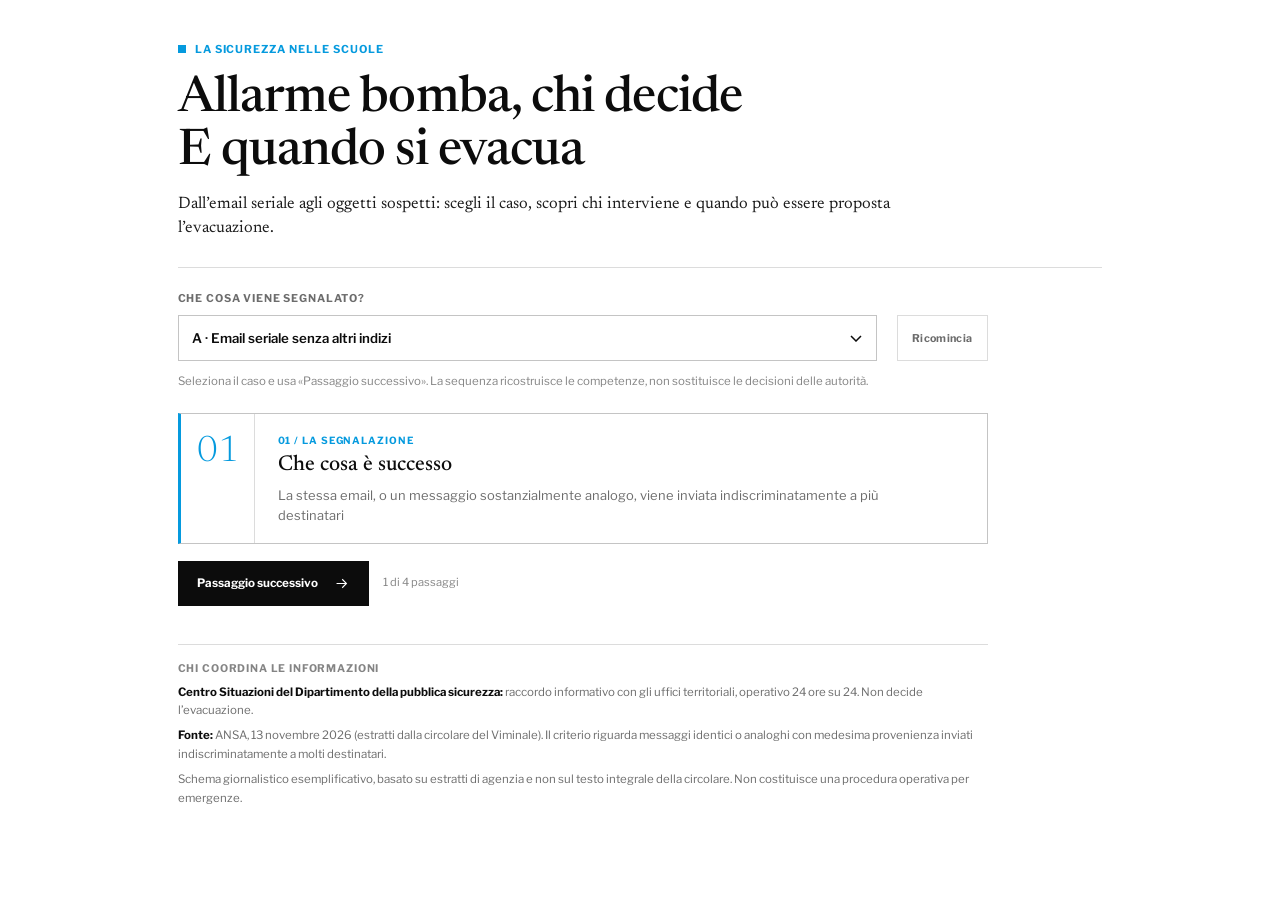
<file: radar.html>
<!doctype html>
<html lang="it">
<head>
  <meta charset="utf-8">
  <meta name="viewport" content="width=device-width, initial-scale=1">
  <meta name="description" content="Diagramma decisionale interattivo sul percorso degli allarmi bomba, basato sulla circolare del Viminale riportata da ANSA il 13 novembre 2026.">
  <title>RADAR QN — Allarme bomba: chi decide</title>
  <style>
@import url('https://fonts.googleapis.com/css2?family=Newsreader:wght@300;400;500;600&family=Libre+Franklin:wght@400;600;700&display=swap');
:root{--accent:#059ADE;--ink:#0C0C0C;--g1:#1C1C1C;--g2:#6C6C6C;--g3:#848484;--g4:#C4C4C4;--g5:#DCDCDC;--g6:#F4F4F4;--white:#fff;--sans:'Libre Franklin','Helvetica Neue',Arial,sans-serif;--serif:'Newsreader',Georgia,serif}
*{box-sizing:border-box}
html{background:#fff;scroll-behavior:smooth}
body{margin:0;background:#fff;color:var(--ink);font-family:var(--sans);-webkit-font-smoothing:antialiased}
button,select{font:inherit}
button{cursor:pointer}
button:focus-visible,select:focus-visible,a:focus-visible{outline:2px solid var(--accent);outline-offset:4px}
.radar-flow{max-width:1040px;margin:0 auto;padding:38px clamp(18px,4.5vw,64px) 30px}
.radar-flow__eyebrow{display:inline-flex;align-items:center;gap:9px;font:700 .68rem/1.3 var(--sans);letter-spacing:.09em;text-transform:uppercase;color:var(--accent);margin-bottom:17px}
.radar-flow__eyebrow::before{content:'';width:8px;height:8px;background:var(--accent);flex:none}
.radar-flow__title{font:500 clamp(2.05rem,4vw,3.15rem)/1.05 var(--serif);letter-spacing:-.018em;margin:0 0 13px;max-width:690px}
.radar-flow__title span{display:block}
.radar-flow__subtitle{font:400 clamp(.97rem,1.3vw,1.08rem)/1.45 var(--serif);margin:0;max-width:750px;color:var(--g1)}
.radar-flow__separator{border-top:1px solid var(--g5);margin:27px 0 24px}
.radar-flow__controls{display:grid;grid-template-columns:minmax(0,1fr) auto;gap:20px;align-items:end;max-width:810px}
.radar-flow__selectgroup{min-width:0}
.radar-flow__label{display:block;font:700 .67rem/1.3 var(--sans);letter-spacing:.08em;color:var(--g2);text-transform:uppercase;margin:0 0 9px}
.radar-flow__select{appearance:none;width:100%;min-height:46px;border:1px solid var(--g4);border-radius:0;background:var(--white);padding:10px 43px 10px 13px;color:var(--ink);font:600 .83rem/1.4 var(--sans);background-image:url("data:image/svg+xml,%3Csvg xmlns='http://www.w3.org/2000/svg' width='12' height='7' viewBox='0 0 12 7'%3E%3Cpath d='M1 1l5 5 5-5' fill='none' stroke='%230C0C0C' stroke-width='1.5'/%3E%3C/svg%3E");background-repeat:no-repeat;background-position:right 14px center}
.radar-flow__restart{border:1px solid var(--g5);border-radius:0;background:#fff;padding:12px 14px;font:700 .67rem/1.4 var(--sans);letter-spacing:.035em;color:var(--g2);min-height:46px}
.radar-flow__restart:hover{border-color:var(--g2);color:var(--ink)}
.radar-flow__hint{font:.72rem/1.55 var(--sans);color:var(--g3);margin:12px 0 22px;max-width:720px}
.radar-flow__path{max-width:810px}
.radar-flow__step{display:grid;grid-template-columns:76px minmax(0,1fr);min-height:120px;border:1px solid var(--g5);background:#fff;animation:radar-in .3s ease both;overflow:hidden}
.radar-flow__step--current{border-color:var(--g4);border-left:3px solid var(--accent);grid-template-columns:74px minmax(0,1fr)}
.radar-flow__number{border-right:1px solid var(--g5);padding:21px 12px 10px 16px;font:300 2.28rem/1 var(--serif);color:var(--g4)}
.radar-flow__step--current .radar-flow__number{color:var(--accent)}
.radar-flow__content{padding:19px 22px 18px 23px;min-width:0}
.radar-flow__actor{font:700 .62rem/1.5 var(--sans);letter-spacing:.09em;text-transform:uppercase;color:var(--g3);margin-bottom:5px}
.radar-flow__step--current .radar-flow__actor{color:var(--accent)}
.radar-flow__heading{font:500 1.35rem/1.15 var(--serif);margin:0 0 7px;color:var(--ink)}
.radar-flow__body{font:400 .81rem/1.55 var(--sans);margin:0;color:var(--g2);max-width:660px}
.radar-flow__connector{height:34px;display:flex;flex-direction:column;align-items:flex-start;margin-left:37px;position:relative}
.radar-flow__connector::before{content:'';width:0;height:27px;border-left:1px dotted var(--g3)}
.radar-flow__connector::after{content:'';height:7px;width:7px;border-right:1px solid var(--g3);border-bottom:1px solid var(--g3);transform:rotate(45deg);margin-left:-3px;margin-top:-5px}
.radar-flow__branch{display:flex;flex-wrap:wrap;gap:10px;margin:17px 0 2px}
.radar-flow__decision{display:block;min-height:40px;border:1px solid var(--g4);border-radius:0;background:#fff;color:var(--ink);font:700 .73rem/1.35 var(--sans);padding:10px 13px;max-width:100%;text-align:left}
.radar-flow__decision:hover{border-color:var(--accent)}
.radar-flow__decision[aria-pressed='true']{color:var(--accent);border-color:var(--accent)}
.radar-flow__progress{display:flex;align-items:center;gap:14px;flex-wrap:wrap;margin:17px 0 10px}
.radar-flow__next{display:inline-flex;align-items:center;gap:15px;background:var(--ink);border:1px solid var(--ink);border-radius:0;color:#fff;padding:13px 18px;font:700 .73rem/1.2 var(--sans)}
.radar-flow__next:hover{background:#333}
.radar-flow__next svg{width:17px;height:17px;flex:none}
.radar-flow__count{font:.7rem/1.4 var(--sans);color:var(--g3)}
.radar-flow__outcome{padding:16px 19px;background:var(--g6);border-left:2px solid var(--g4);margin-top:16px}
.radar-flow__outcome p{margin:0;font:400 .8rem/1.55 var(--sans);color:var(--g1)}
.radar-flow__outcome strong{font-weight:700;color:var(--ink)}
.radar-flow__meta{margin-top:38px;border-top:1px solid var(--g5);padding-top:17px;max-width:810px}
.radar-flow__meta-title{font:700 .66rem/1.4 var(--sans);text-transform:uppercase;letter-spacing:.08em;color:var(--g3);margin:0 0 6px}
.radar-flow__meta p{font:.72rem/1.6 var(--sans);color:var(--g2);margin:0 0 7px}
.radar-flow__meta strong{color:var(--ink)}
.radar-flow__sr{position:absolute;width:1px;height:1px;overflow:hidden;clip:rect(0,0,0,0);white-space:nowrap}
@keyframes radar-in{from{opacity:0;transform:translateY(9px)}to{opacity:1;transform:translateY(0)}}
@media (max-width:700px){.radar-flow{padding:24px 18px}.radar-flow__controls{grid-template-columns:1fr;gap:10px}.radar-flow__restart{justify-self:start}.radar-flow__step{grid-template-columns:57px minmax(0,1fr)}.radar-flow__step--current{grid-template-columns:55px minmax(0,1fr)}.radar-flow__number{padding:16px 8px 10px 11px;font-size:1.9rem}.radar-flow__content{padding:15px}.radar-flow__heading{font-size:1.15rem}.radar-flow__connector{margin-left:28px}.radar-flow__decision{width:100%}}
@media (prefers-reduced-motion:reduce){html{scroll-behavior:auto}.radar-flow__step{animation:none}}
@media print{.radar-flow{padding:10px}.radar-flow__controls,.radar-flow__hint,.radar-flow__progress,.radar-flow__branch{display:none!important}.radar-flow__step{break-inside:avoid}.radar-flow__meta{margin-top:20px}}

</style>
</head>
<body>
  <main id="radar-root"></main>
  <script>
window.RADAR_SCENARIOS = [
  {
    "id": "seriale",
    "label": "A · Email seriale senza altri indizi",
    "signal": "La stessa email, o un messaggio sostanzialmente analogo, viene inviata indiscriminatamente a più destinatari.",
    "risk": "Non risultano ulteriori elementi concreti riferiti allo specifico edificio.",
    "assessment": "Se la minaccia è manifestamente seriale, di norma è considerata inattendibile, salvo nuovi elementi di rischio.",
    "kind": "seriale",
    "source_note": "Il criterio riguarda messaggi identici o analoghi con medesima provenienza inviati indiscriminatamente a molti destinatari."
  },
  {
    "id": "oggetto",
    "label": "B · Viene trovato un oggetto sospetto",
    "signal": "Arriva una minaccia e, nel luogo interessato, viene segnalato il ritrovamento di un oggetto sospetto.",
    "risk": "Il rinvenimento di un oggetto sospetto è un possibile elemento aggiuntivo di rischio.",
    "assessment": "L’elemento concreto richiede verifiche: non significa che l’evacuazione scatti automaticamente.",
    "kind": "rischio",
    "source_note": "La circolare cita espressamente il rinvenimento di oggetti sospetti."
  },
  {
    "id": "video",
    "label": "C · Le telecamere mostrano un’anomalia",
    "signal": "Arriva una minaccia e l’impianto di videosorveglianza rileva un’anomalia.",
    "risk": "L’anomalia potrebbe essere ragionevolmente collegata alla minaccia.",
    "assessment": "Il collegamento va valutato: l’anomalia, da sola, non equivale a un ordine di evacuazione.",
    "kind": "rischio",
    "source_note": "La circolare indica anomalie rilevate anche mediante videosorveglianza, purché ragionevolmente collegate alla minaccia."
  },
  {
    "id": "precedenti",
    "label": "D · Ci sono precedenti o segnalazioni",
    "signal": "Arriva una minaccia e sono note segnalazioni o episodi precedenti riferiti al luogo.",
    "risk": "Informazioni o precedenti potrebbero indicare un rischio relativo allo specifico obiettivo.",
    "assessment": "Le informazioni disponibili sono valutate per stabilire se la minaccia sia plausibile.",
    "kind": "rischio",
    "source_note": "La circolare cita episodi, segnalazioni o elementi informativi riferibili allo specifico obiettivo."
  },
  {
    "id": "altro",
    "label": "E · Emergono altre circostanze concrete",
    "signal": "Arriva una minaccia e si rilevano ulteriori fatti concreti pertinenti al luogo.",
    "risk": "Le circostanze possono rendere necessario innalzare le misure di protezione.",
    "assessment": "Si valuta se i fatti concreti rendano la minaccia plausibile e quali misure siano necessarie.",
    "kind": "rischio",
    "source_note": "La circolare lascia aperta la possibilità di ulteriori circostanze concrete."
  }
];

</script>
  <script>
(function(global){
  'use strict';
  function safe(value) {
    return String(value == null ? '' : value).replace(/[&<>"']/g, function(ch){
      return {'&':'&amp;','<':'&lt;','>':'&gt;','"':'&quot;',"'":'&#39;'}[ch];
    });
  }
  function startCase(raw) {
    return {
      id:String(raw.id || ''),
      label:String(raw.label || ''),
      signal:String(raw.signal || ''),
      risk:String(raw.risk || ''),
      assessment:String(raw.assessment || ''),
      kind:String(raw.kind || 'seriale'),
      source_note:String(raw.source_note || '')
    };
  }
  function mount(root, cfg){
    if (!root) { throw new Error('RadarFlow: manca il contenitore.'); }
    var config=cfg || {};
    var cases=(config.scenarios || []).map(startCase);
    var selected=cases[0] ? cases[0].id : '';
    var stepCount=1, branch=null;
    var title=config.title || 'Allarme bomba, chi decide|E quando si evacua';
    var subtitle=config.subtitle || 'Scegli uno scenario e segui, un passaggio alla volta, le verifiche e le possibili decisioni.';
    function selectedCase(){return cases.find(function(x){return x.id===selected;}) || cases[0];}
    function steps(c){
      var result=[
        {actor:'01 / LA SEGNALAZIONE',heading:'Che cosa è successo',body:c.signal},
        {actor:'02 / GLI ELEMENTI DI RISCHIO',heading:c.kind==='seriale'?'Nessun elemento aggiuntivo':'Quale indizio è emerso',body:c.risk},
        {actor:'03 / LA VALUTAZIONE',heading:c.kind==='seriale'?'Di norma, minaccia inattendibile':'Il rischio deve essere valutato',body:c.assessment}
      ];
      if(c.kind==='seriale') {
        result.push({actor:'04 / L’ESITO',heading:'Non scatta l’evacuazione automatica',body:'In assenza di elementi di rischio specifici, il solo messaggio seriale non determina di per sé l’evacuazione. Se emergono nuove circostanze, il caso deve essere rivalutato.'});
      } else {
        result.push({actor:'04 / QUESTORE',heading:'Accertamenti e misure di sicurezza',body:'Il questore può disporre le verifiche e le misure ritenute opportune. Le attività non vanno interrotte se non è indispensabile per la sicurezza.'});
        result.push({actor:'05 / SCELTA DELL’AUTORITÀ',heading:'Il questore ritiene necessaria l’evacuazione?',body:'Esplora le due possibili decisioni. Si tratta di una simulazione esplicativa, non di una scelta demandata al lettore.',decision:true});
        if(branch==='si'){
          result.push({actor:'06 / QUESTORE',heading:'Propone l’evacuazione al prefetto',body:'Solo se la ritiene necessaria, il questore formula una proposta di evacuazione della struttura o del sito.'});
          result.push({actor:'07 / PREFETTO',heading:'Valuta se disporre l’evacuazione',body:'Il prefetto valuta la proposta e può disporre l’evacuazione. La proposta del questore non coincide con un ordine automatico.'});
        }
        if(branch==='no'){
          result.push({actor:'06 / MISURE DI SICUREZZA',heading:'Nessuna proposta di evacuazione',body:'Il questore non propone l’evacuazione: dispone le misure ritenute idonee, cercando di garantire la continuità delle attività quando possibile.'});
        }
      }
      return result;
    }
    function stepHtml(step, i, last) {
      return (i ? '<div class="radar-flow__connector" aria-hidden="true"></div>' : '')+
        '<section class="radar-flow__step'+(last?' radar-flow__step--current':'')+'" data-radar-step="'+i+'" aria-label="Passaggio '+(i+1)+'">'+
        '<div class="radar-flow__number" aria-hidden="true">'+String(i+1).padStart(2,'0')+'</div>'+
        '<div class="radar-flow__content"><div class="radar-flow__actor">'+safe(step.actor)+'</div>'+
        '<h3 class="radar-flow__heading">'+safe(step.heading)+'</h3>'+
        '<p class="radar-flow__body">'+safe(String(step.body).replace(/\.\s*$/, ''))+'</p>'+
        (step.decision ? '<div class="radar-flow__branch" role="group" aria-label="Simula la scelta del questore">'+
          '<button class="radar-flow__decision" type="button" data-branch="si" aria-pressed="'+(branch==='si')+'">Sì, l’evacuazione è ritenuta necessaria</button>'+
          '<button class="radar-flow__decision" type="button" data-branch="no" aria-pressed="'+(branch==='no')+'">No, non è ritenuta necessaria</button></div>' : '')+
        '</div></section>';
    }
    function render(){
      var c=selectedCase();
      if(!c){root.innerHTML='<p>Nessuno scenario disponibile.</p>';return;}
      var flowSteps=steps(c);
      var shown=Math.min(stepCount,flowSteps.length);
      var headingParts=String(title).split('|');
      var html='<div class="radar-flow">'+
        '<header><div class="radar-flow__eyebrow">La sicurezza nelle scuole</div>'+
        '<h1 class="radar-flow__title">'+headingParts.map(function(t){return '<span>'+safe(t)+'</span>';}).join('')+'</h1>'+
        '<p class="radar-flow__subtitle">'+safe(subtitle)+'</p></header>'+
        '<div class="radar-flow__separator"></div>'+
        '<section class="radar-flow__controls" aria-label="Esplora gli scenari">'+
        '<div class="radar-flow__selectgroup"><label class="radar-flow__label" for="radar-scenario">Che cosa viene segnalato?</label>'+
        '<select class="radar-flow__select" id="radar-scenario">'+cases.map(function(a){return '<option value="'+safe(a.id)+'"'+(a.id===selected?' selected':'')+'>'+safe(a.label)+'</option>';}).join('')+'</select></div>'+
        '<button type="button" class="radar-flow__restart" data-restart>Ricomincia</button></section>'+
        '<p class="radar-flow__hint">Seleziona il caso e usa «Passaggio successivo». La sequenza ricostruisce le competenze, non sostituisce le decisioni delle autorità.</p>'+
        '<div class="radar-flow__path" aria-live="polite" aria-relevant="additions text">'+
        flowSteps.slice(0,shown).map(function(st,i){return stepHtml(st,i,i===shown-1);}).join('')+'</div>';
      if(shown<flowSteps.length) html+='<div class="radar-flow__progress"><button class="radar-flow__next" type="button" data-next>Passaggio successivo <svg aria-hidden="true" viewBox="0 0 24 24" fill="none"><path d="M5 12h14m-6-6 6 6-6 6" stroke="currentColor" stroke-width="1.5"/></svg></button><span class="radar-flow__count">'+shown+' di '+flowSteps.length+' passaggi</span></div>';
      else if(c.kind==='rischio' && !branch) html+='<p class="radar-flow__hint">Seleziona una delle due ipotesi per proseguire.</p>';
      else html+='<div class="radar-flow__outcome"><p><strong>Attenzione:</strong> '+(c.kind==='seriale'?'la serialità non esclude la possibilità che emergano nuovi elementi di rischio.':'le verifiche e l’eventuale evacuazione dipendono dalle valutazioni delle autorità competenti.')+'</p></div>';
      html+='<footer class="radar-flow__meta"><div class="radar-flow__meta-title">Chi coordina le informazioni</div>'+
        '<p><strong>Centro Situazioni del Dipartimento della pubblica sicurezza:</strong> raccordo informativo con gli uffici territoriali, operativo 24 ore su 24. Non decide l’evacuazione.</p>'+
        '<p><strong>Fonte:</strong> ANSA, 13 novembre 2026 (estratti dalla circolare del Viminale). '+safe(c.source_note)+'</p>'+
        '<p>Schema giornalistico esemplificativo, basato su estratti di agenzia e non sul testo integrale della circolare. Non costituisce una procedura operativa per emergenze.</p></footer></div>';
      root.innerHTML=html;
    }
    function onClick(event){
      var btn=event.target.closest('button');
      if(!btn||!root.contains(btn))return;
      if(btn.hasAttribute('data-next')){stepCount++;render();focusLast();}
      else if(btn.hasAttribute('data-restart')){stepCount=1;branch=null;render();root.querySelector('#radar-scenario').focus();}
      else if(btn.hasAttribute('data-branch')){branch=btn.getAttribute('data-branch');stepCount=branch==='si'?7:6;render();focusLast();}
    }
    function focusLast(){
      var last=root.querySelector('.radar-flow__step--current');
      if(last){last.setAttribute('tabindex','-1');last.focus({preventScroll:true});if(!window.matchMedia('(prefers-reduced-motion: reduce)').matches){last.scrollIntoView({behavior:'smooth',block:'nearest'});}}
    }
    function onChange(event){if(event.target && event.target.id==='radar-scenario'){selected=event.target.value;stepCount=1;branch=null;render();}}
    root.addEventListener('click',onClick);
    root.addEventListener('change',onChange);
    render();
    return {setOptions:function(options){
      var o=options||{};
      if(o.scenarios){cases=o.scenarios.map(startCase);if(!cases.some(function(c){return c.id===selected;})){selected=cases[0]?cases[0].id:'';stepCount=1;branch=null;}}
      if(o.title!==undefined)title=o.title;
      if(o.subtitle!==undefined)subtitle=o.subtitle;
      render();
    },destroy:function(){root.removeEventListener('click',onClick);root.removeEventListener('change',onChange);root.innerHTML='';}};
  }
  global.RadarFlow={mount:mount};
})(window);

</script>
  <script>
    window.RadarFlow.mount(document.getElementById('radar-root'), {
      scenarios: window.RADAR_SCENARIOS,
      title: 'Allarme bomba, chi decide|E quando si evacua',
      subtitle: 'Dall’email seriale agli oggetti sospetti: scegli il caso, scopri chi interviene e quando può essere proposta l’evacuazione.'
    });
  </script>
</body>
</html>
</file>
